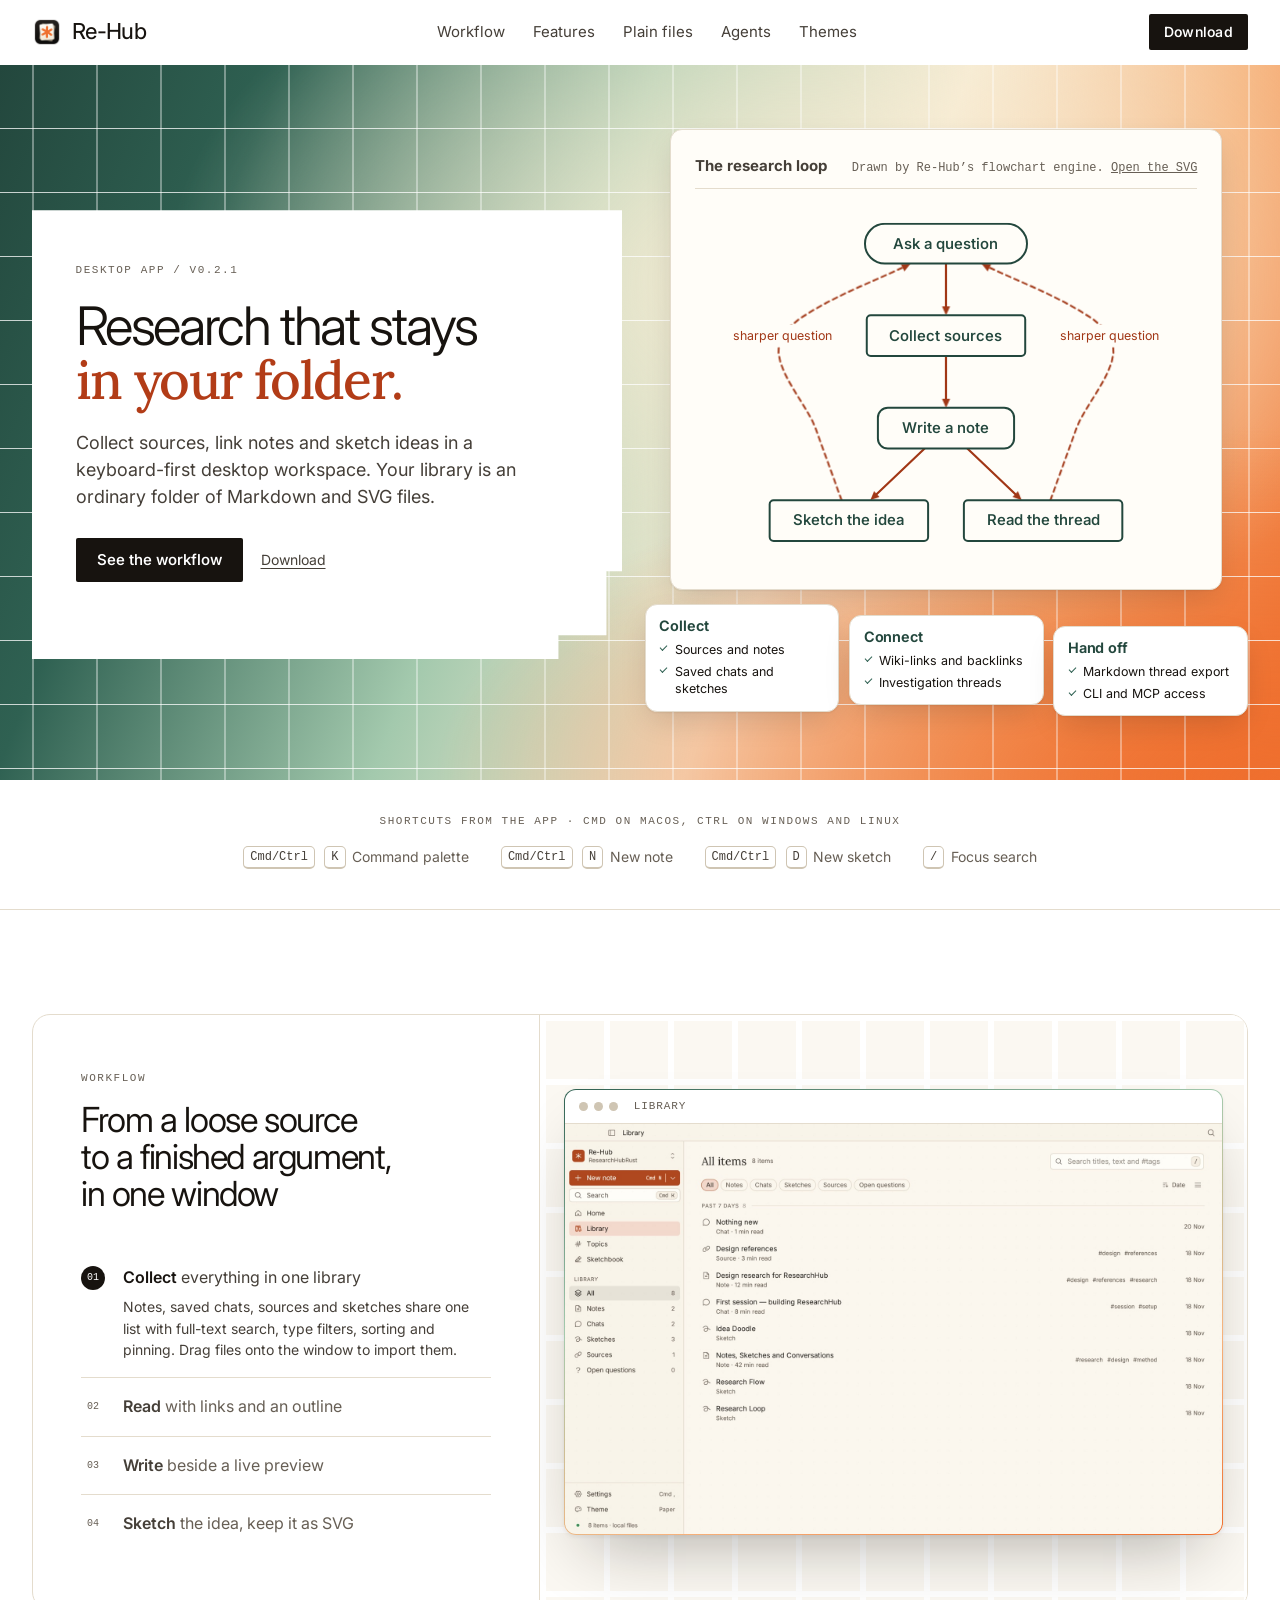
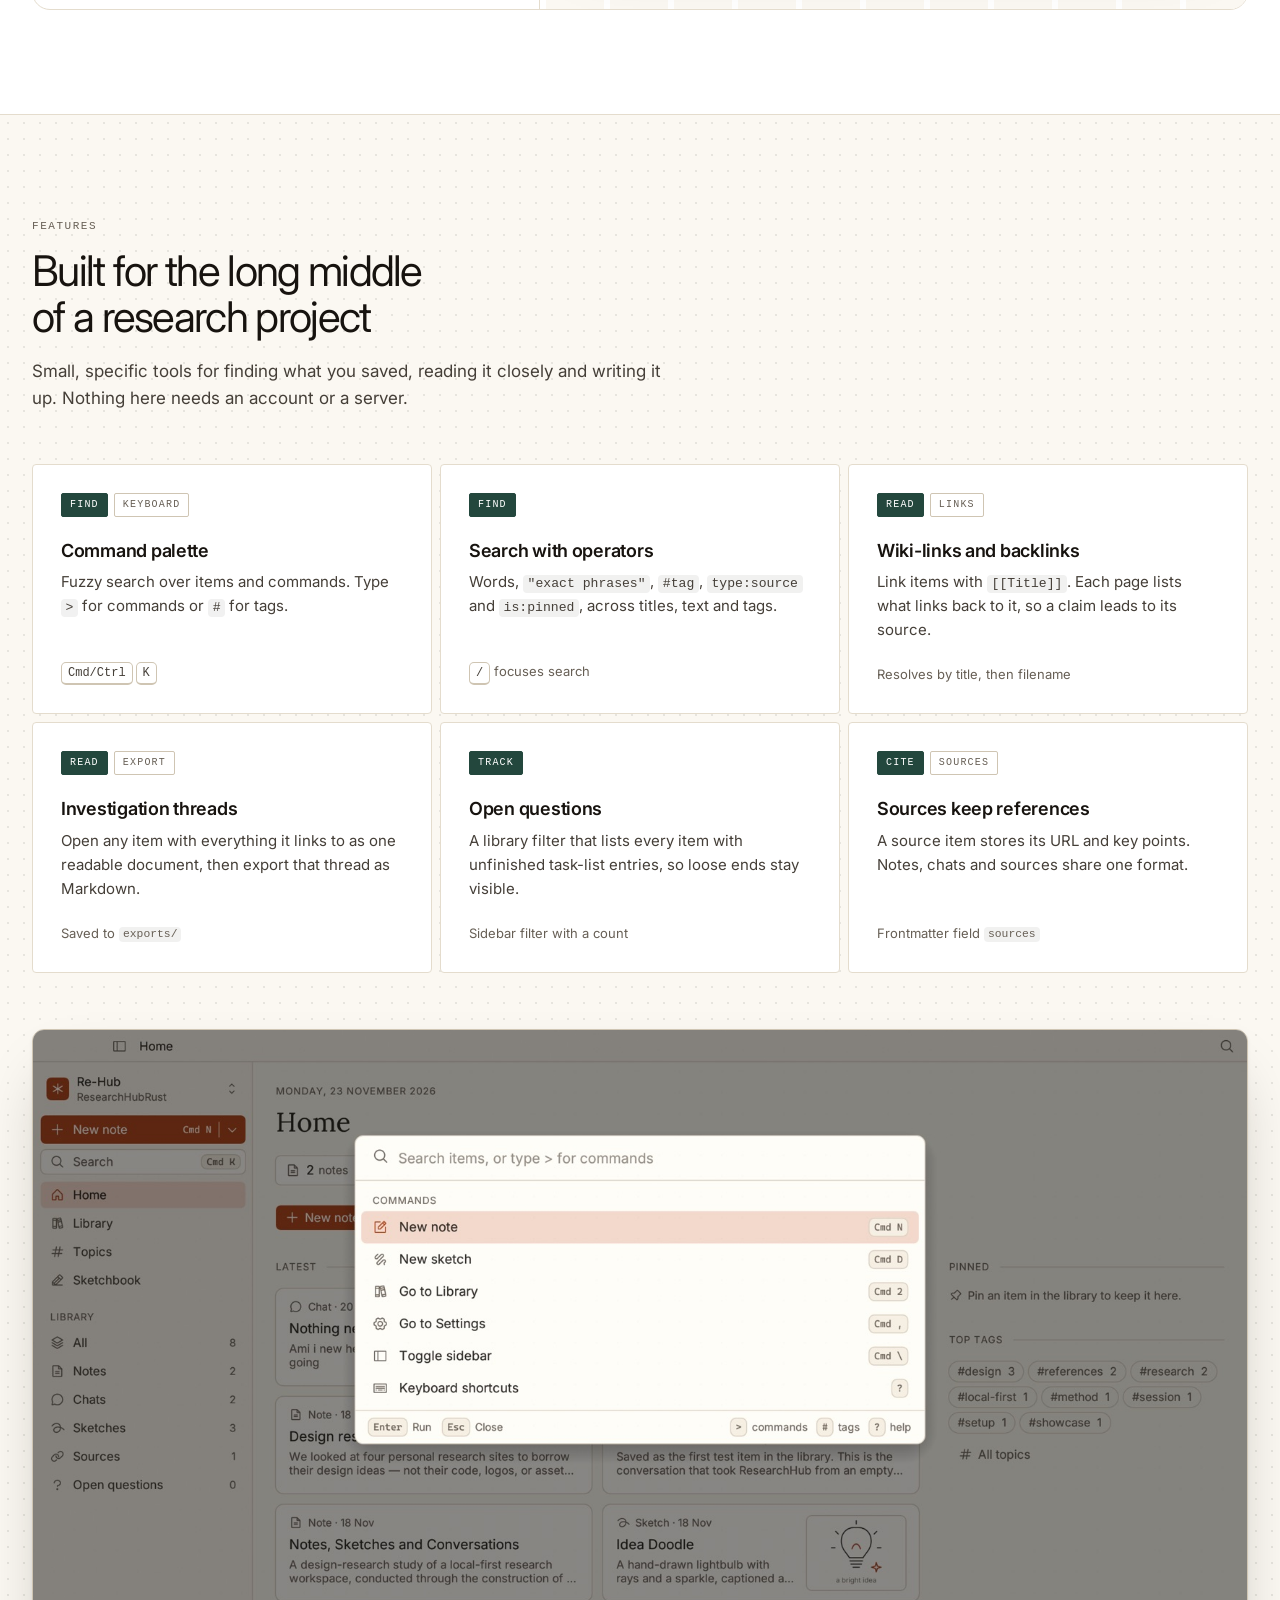
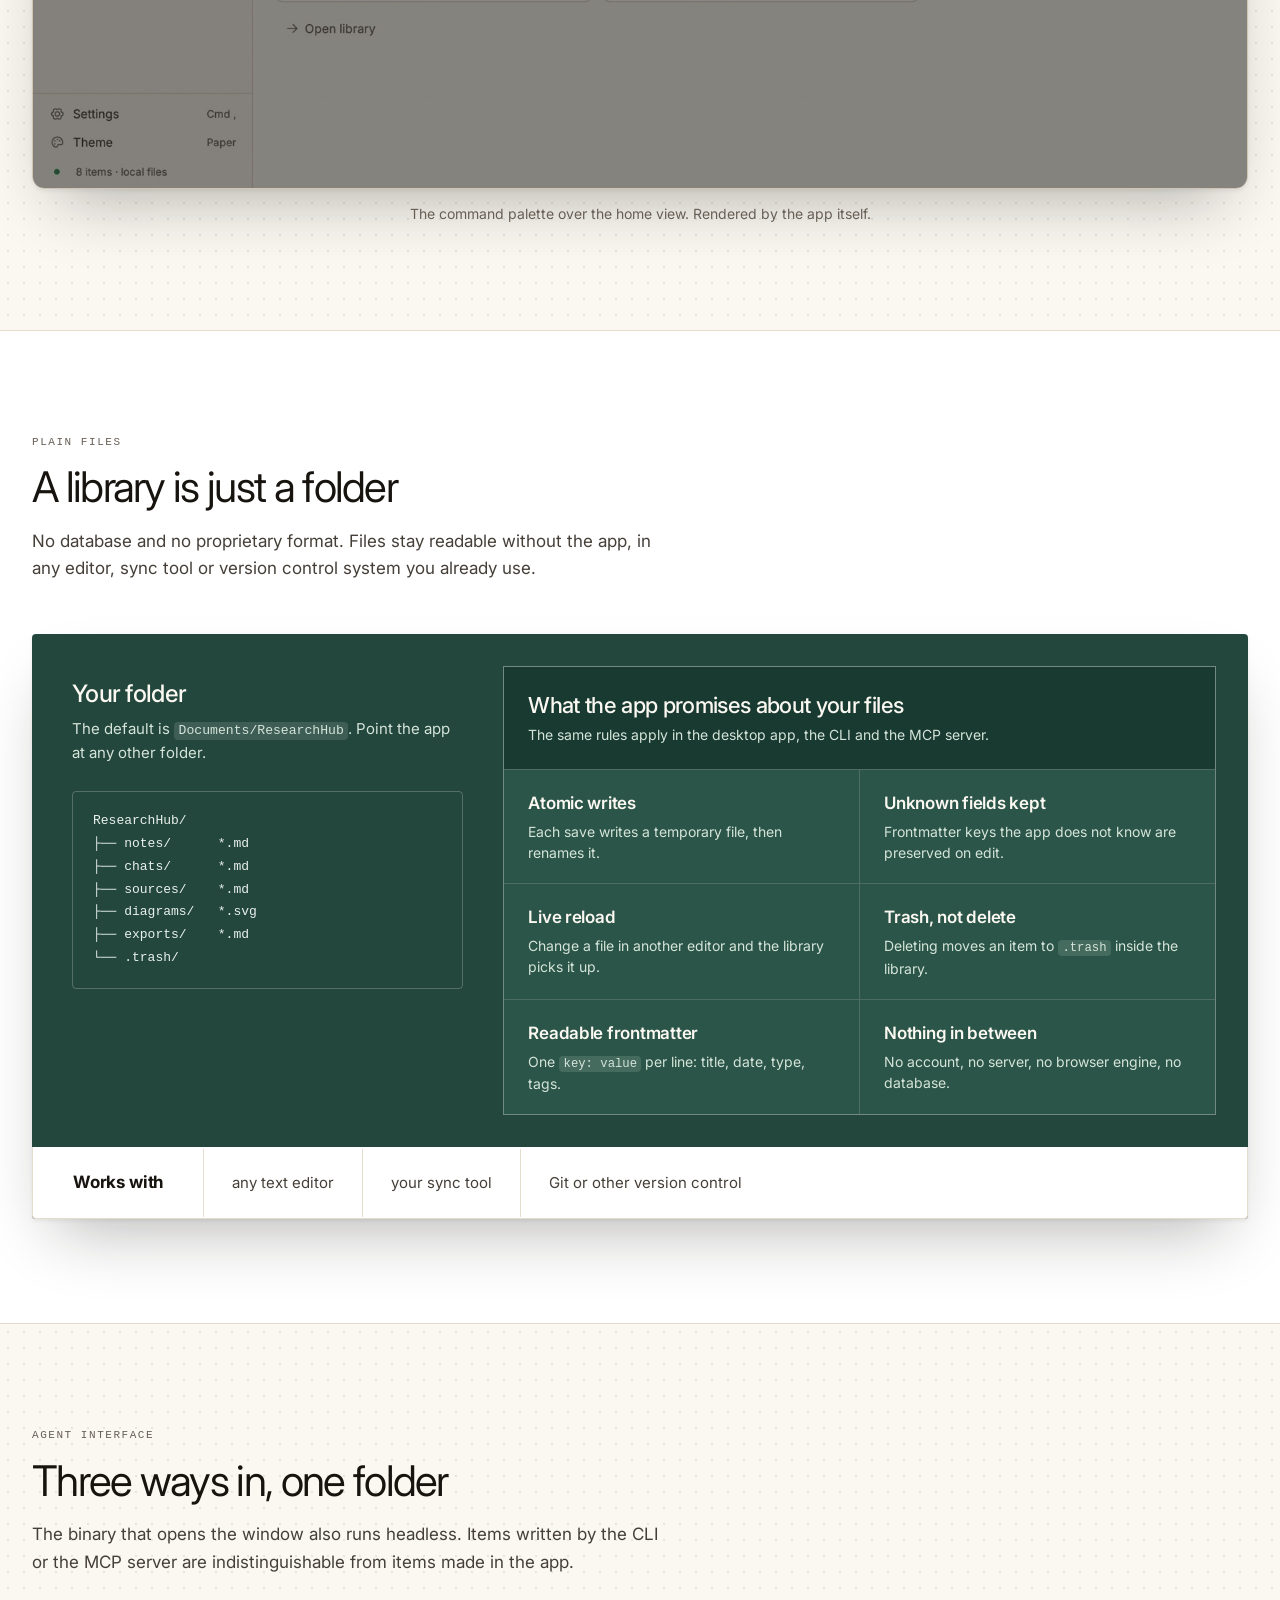
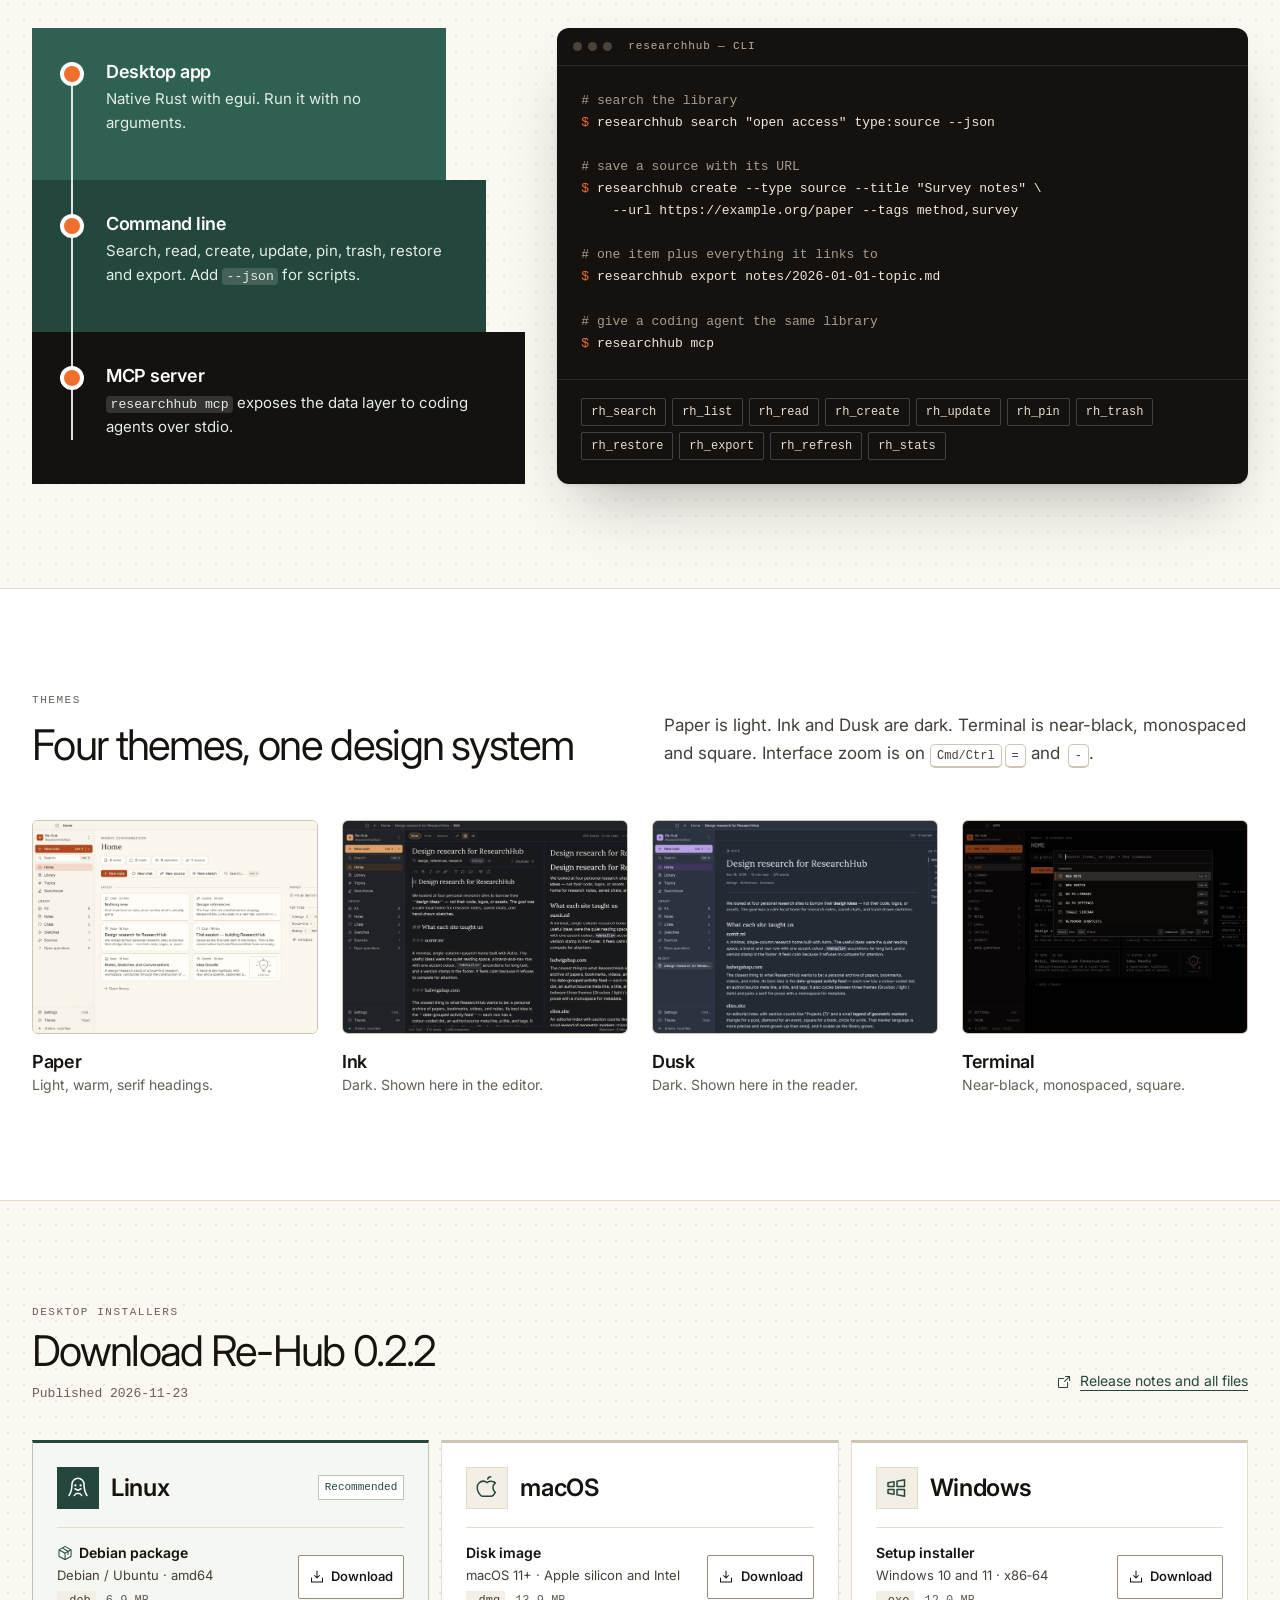
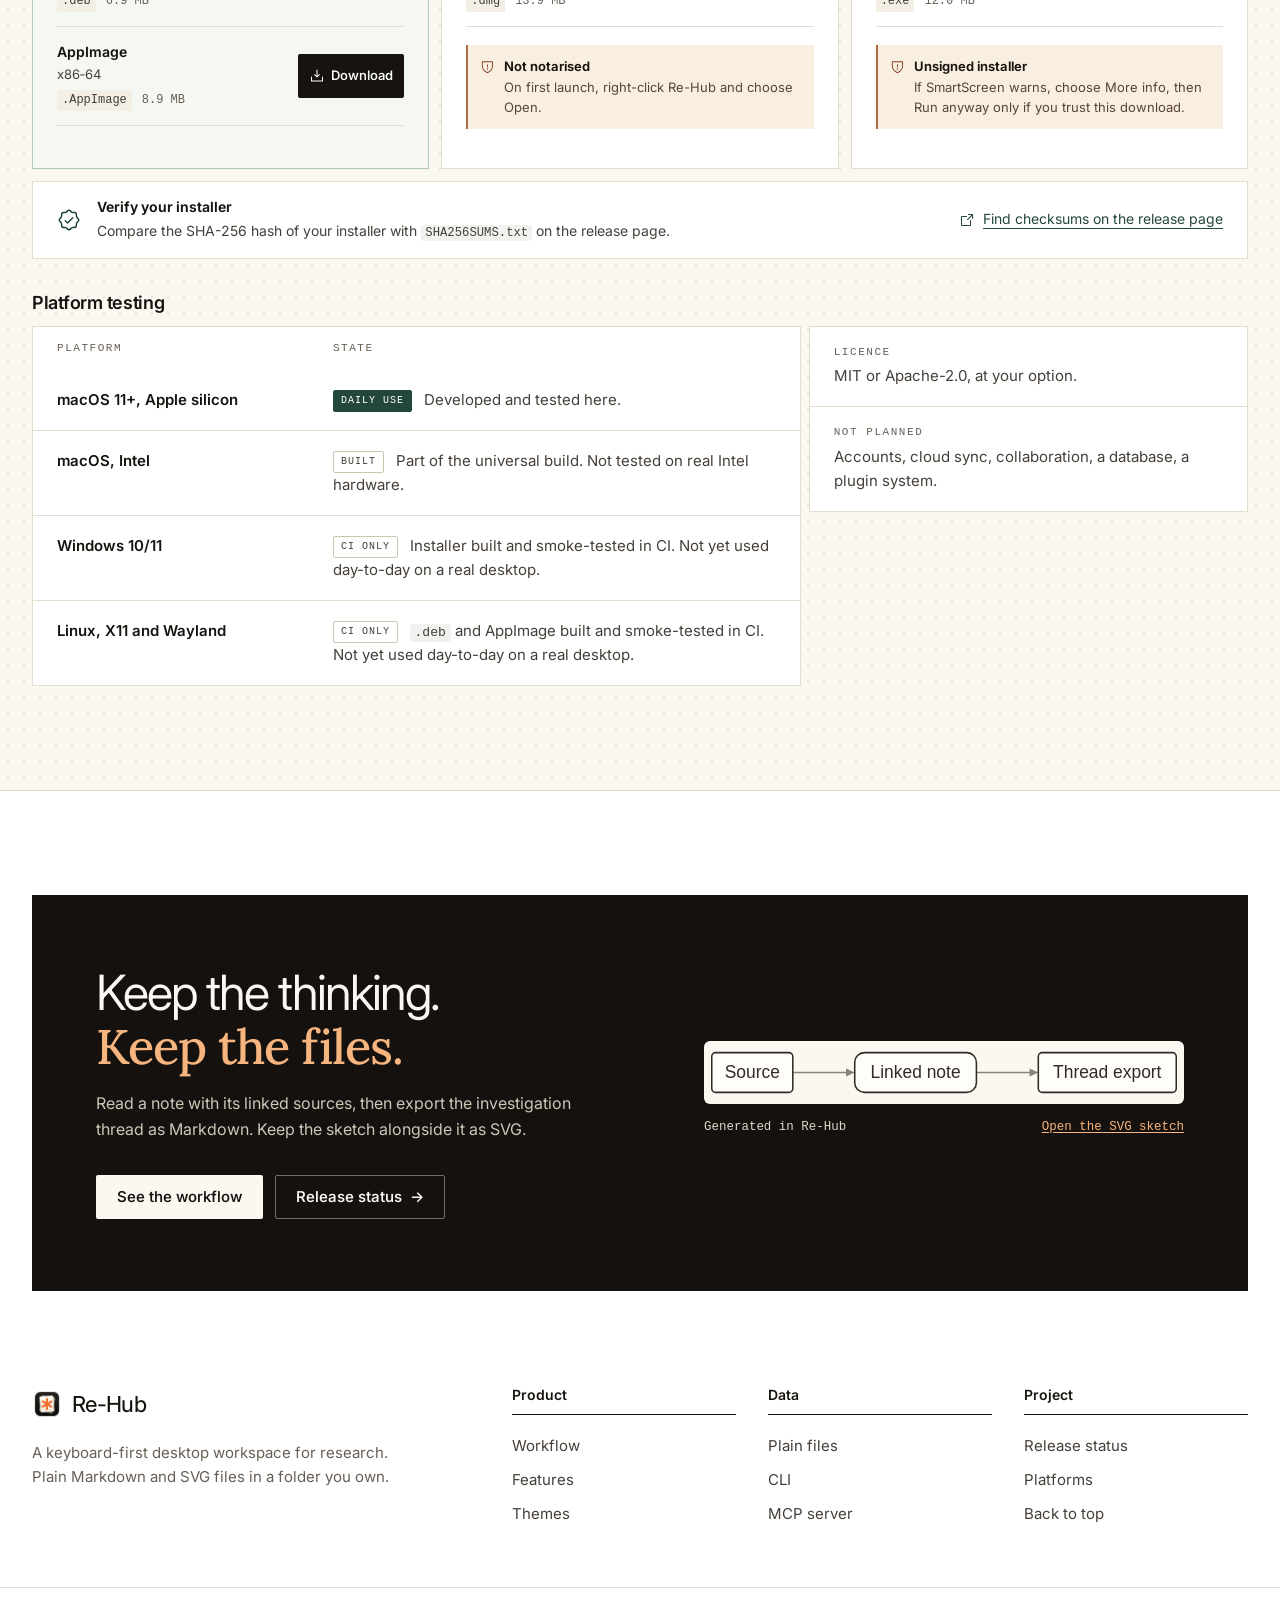
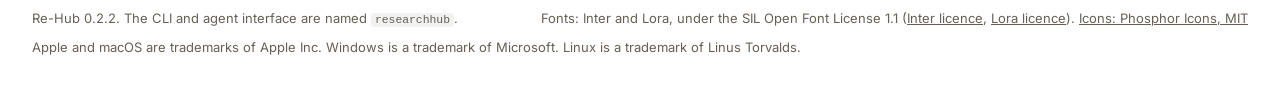
<file: index.html>
<!doctype html>
<html lang="en">
<head>
<meta charset="utf-8">
<meta name="viewport" content="width=device-width, initial-scale=1">
<title>Re-Hub — a research library that stays in your folder</title>
<meta name="description" content="Re-Hub is a keyboard-first desktop app for research notes, sources, saved chats and sketches. Every item is a plain Markdown or SVG file in a folder you own.">
<link rel="icon" href="img/icon.svg" type="image/svg+xml">
<link rel="canonical" href="https://re-hub-app.github.io/">
<meta property="og:type" content="website">
<meta property="og:title" content="Re-Hub: research that stays in your folder">
<meta property="og:description" content="A keyboard-first desktop app for research notes, sources, saved chats and sketches. Every item is a plain Markdown or SVG file in a folder you own.">
<meta property="og:url" content="https://re-hub-app.github.io/">
<meta property="og:image" content="https://re-hub-app.github.io/img/web/reader-paper.jpg">
<meta name="twitter:card" content="summary_large_image">
<link rel="preload" href="fonts/Inter.ttf" as="font" type="font/ttf" crossorigin>
<link rel="stylesheet" href="styles.css">
<script>document.documentElement.classList.add('js');</script>
</head>
<body>
<a class="skip" href="#main">Skip to content</a>

<header class="nav">
  <div class="wrap nav__in">
    <a class="brand" href="#top" aria-label="Re-Hub, back to top">
      <img src="img/icon-128.png" width="30" height="30" alt="">
      <span>Re-Hub</span>
    </a>
    <nav class="nav__links" aria-label="Sections">
      <a href="#workflow">Workflow</a>
      <a href="#features">Features</a>
      <a href="#files">Plain files</a>
      <a href="#agents">Agents</a>
      <a href="#themes">Themes</a>
    </nav>
    <a class="btn btn--ink btn--sm nav__cta" href="#status" data-download-nav>Release status</a>
    <details class="nav__menu">
      <summary>Menu</summary>
      <nav aria-label="Sections">
        <a href="#workflow">Workflow</a>
        <a href="#features">Features</a>
        <a href="#files">Plain files</a>
        <a href="#agents">Agents</a>
        <a href="#themes">Themes</a>
        <a href="#status" data-download-nav>Release status</a>
      </nav>
    </details>
  </div>
</header>

<main id="main" tabindex="-1">

<!-- HERO -->
<section class="hero" id="top" aria-labelledby="hero-title">
  <div class="hero__field" aria-hidden="true"></div>
  <div class="hero__in wrap">
    <div class="hero__block">
      <p class="label">Desktop app / v0.2.1</p>
      <h1 id="hero-title">Research that stays <span class="serif">in your folder.</span></h1>
      <p class="lede">Collect sources, link notes and sketch ideas in a keyboard-first desktop workspace. Your library is an ordinary folder of Markdown and SVG files.</p>
      <div class="actions">
        <a class="btn btn--ink" href="#workflow">See the workflow</a>
        <a class="hero__status" href="#status" data-download-nav>Release status</a>
      </div>
    </div>

    <div class="hero__artefacts">
      <figure class="hero__sketch">
        <figcaption><strong>The research loop</strong><span>Drawn by Re-Hub&rsquo;s flowchart engine. <a href="img/hero-research-loop.svg">Open the SVG</a></span></figcaption>
        <svg class="hero__drawing" xmlns="http://www.w3.org/2000/svg" viewBox="0 0 505 367" width="505" height="367" data-rh="flowchart" role="img" aria-labelledby="loop-title" aria-describedby="loop-desc">
<title id="loop-title">The research loop</title>
<desc id="loop-desc">Ask a question, collect sources and write a note. From the note, sketch the idea or read the linked thread; both lead to a sharper question.</desc>
<metadata id="rh-mermaid">flowchart TD
  Q([Ask a question]) --&gt; S[Collect sources]
  S --&gt; N(Write a note)
  N --&gt; K[Sketch the idea]
  N --&gt; T[Read the thread]
  K -. sharper question .-&gt; Q
  T -. sharper question .-&gt; Q</metadata>
<g font-family="Inter, sans-serif" text-anchor="middle" stroke-linecap="round" stroke-linejoin="round">
<path d="M252.5 64 L252.5 108" class="loop-ink" pathLength="1" fill="none" stroke="#a13716" stroke-width="2.2"/>
<path d="M252.5 116 L256.6 107 L248.5 107 Z" class="loop-tip" fill="#a13716" stroke="none"/>
<path d="M252.5 157 L252.5 201" class="loop-ink" pathLength="1" fill="none" stroke="#a13716" stroke-width="2.2"/>
<path d="M252.5 209 L256.6 200 L248.5 200 Z" class="loop-tip" fill="#a13716" stroke="none"/>
<path d="M231 250 L182.1 296.5" class="loop-ink" pathLength="1" fill="none" stroke="#a13716" stroke-width="2.2"/>
<path d="M176.3 302 L185.6 298.7 L180.1 292.9 Z" class="loop-tip" fill="#a13716" stroke="none"/>
<path d="M274 250 L322.9 296.5" class="loop-ink" pathLength="1" fill="none" stroke="#a13716" stroke-width="2.2"/>
<path d="M328.7 302 L324.9 292.9 L319.4 298.7 Z" class="loop-tip" fill="#a13716" stroke="none"/>
<path d="M147.4 302 L145.9 297.8 L143.9 292.5 L141.7 286.2 L139.2 279.2 L136.4 271.6 L133.5 263.5 L130.4 255 L127.3 246.5 L124.2 237.9 L121.2 229.5 L117.4 220.9 L112.3 211.9 L106.5 202.5 L100.5 192.8 L94.7 183 L89.7 173.2 L85.9 163.5 L84 154.1 L84.4 145.1 L87.6 136.5 L94.5 128.1 L105.1 119.5 L118.5 111 L133.8 102.5 L150.1 94.4 L166.6 86.8 L182.4 79.8 L196.7 73.5 L208.4 68.2 L209.7 67.6" fill="none" class="loop-back" stroke="#a13716" stroke-width="1.8" stroke-dasharray="5 4"/>
<path d="M216.8 64 L207 64.4 L210.6 71.7 Z" class="loop-tip" fill="#a13716" stroke="none"/>
<path d="M357.6 302 L359.1 297.8 L361.1 292.5 L363.3 286.2 L365.8 279.2 L368.6 271.6 L371.5 263.5 L374.6 255 L377.7 246.5 L380.8 237.9 L383.8 229.5 L387.6 220.9 L392.7 211.9 L398.5 202.5 L404.5 192.8 L410.3 183 L415.3 173.2 L419.1 163.5 L421 154.1 L420.6 145.1 L417.4 136.5 L410.5 128.1 L399.9 119.5 L386.5 111 L371.2 102.5 L354.9 94.4 L338.4 86.8 L322.6 79.8 L308.3 73.5 L296.6 68.2 L295.3 67.6" fill="none" class="loop-back" stroke="#a13716" stroke-width="1.8" stroke-dasharray="5 4"/>
<path d="M288.2 64 L294.4 71.7 L298 64.4 Z" class="loop-tip" fill="#a13716" stroke="none"/>
<rect x="24" y="125.5" width="127.2" height="22" rx="3" fill="#fffdf8"/>
<text x="87.6" y="140.7" font-size="12.5" fill="#a13716">sharper question</text>
<rect x="353.8" y="125.5" width="127.2" height="22" rx="3" fill="#fffdf8"/>
<text x="417.4" y="140.7" font-size="12.5" fill="#a13716">sharper question</text>
<rect x="171" y="24" width="163" height="40" rx="20" fill="#fffdf8" stroke="#23473d" stroke-width="2"/>
<text x="252.5" y="48.9" font-size="15" font-weight="550" fill="#23473d">Ask a question</text>
<rect x="172.8" y="116" width="159.4" height="41" rx="4" fill="#fffdf8" stroke="#23473d" stroke-width="2"/>
<text x="252.5" y="141.4" font-size="15" font-weight="550" fill="#23473d">Collect sources</text>
<rect x="184" y="209" width="137" height="41" rx="10" fill="#fffdf8" stroke="#23473d" stroke-width="2"/>
<text x="252.5" y="234.4" font-size="15" font-weight="550" fill="#23473d">Write a note</text>
<rect x="75.1" y="302" width="159.4" height="41" rx="4" fill="#fffdf8" stroke="#23473d" stroke-width="2"/>
<text x="154.8" y="327.4" font-size="15" font-weight="550" fill="#23473d">Sketch the idea</text>
<rect x="270.5" y="302" width="159.4" height="41" rx="4" fill="#fffdf8" stroke="#23473d" stroke-width="2"/>
<text x="350.2" y="327.4" font-size="15" font-weight="550" fill="#23473d">Read the thread</text>
</g>
</svg>
      </figure>
      <ul class="hero__cards" aria-label="What Re-Hub does">
        <li class="hcard">
          <h2>Collect</h2>
          <ul><li>Sources and notes</li><li>Saved chats and sketches</li></ul>
        </li>
        <li class="hcard">
          <h2>Connect</h2>
          <ul><li>Wiki-links and backlinks</li><li>Investigation threads</li></ul>
        </li>
        <li class="hcard">
          <h2>Hand off</h2>
          <ul><li>Markdown thread export</li><li>CLI and MCP access</li></ul>
        </li>
      </ul>
    </div>
  </div>
</section>

<!-- SHORTCUT STRIP -->
<section class="strip" aria-labelledby="strip-h">
  <div class="wrap">
    <p class="label label--center" id="strip-h">Shortcuts from the app · Cmd on macOS, Ctrl on Windows and Linux</p>
    <ul class="shortcuts">
      <li><kbd>Cmd/Ctrl</kbd><kbd>K</kbd> Command palette</li>
      <li><kbd>Cmd/Ctrl</kbd><kbd>N</kbd> New note</li>
      <li><kbd>Cmd/Ctrl</kbd><kbd>D</kbd> New sketch</li>
      <li><kbd>/</kbd> Focus search</li>
    </ul>
  </div>
</section>

<!-- WORKFLOW -->
<section class="section" id="workflow" aria-labelledby="wf-h">
  <div class="wrap">
    <div class="stage reveal">
      <div class="stage__text">
        <p class="label">Workflow</p>
        <h2 id="wf-h">From a loose source to a finished argument, in one window</h2>
        <div class="steps" role="tablist" aria-label="Workflow steps" aria-orientation="vertical">
          <button class="step" role="tab" id="tab-1" aria-controls="panel-1" aria-selected="true">
            <span class="step__n">01</span>
            <span class="step__t"><b>Collect</b> everything in one library</span>
            <span class="step__d">Notes, saved chats, sources and sketches share one list with full-text search, type filters, sorting and pinning. Drag files onto the window to import them.</span>
          </button>
          <button class="step" role="tab" id="tab-2" aria-controls="panel-2" aria-selected="false" tabindex="-1">
            <span class="step__n">02</span>
            <span class="step__t"><b>Read</b> with links and an outline</span>
            <span class="step__d">Rendered Markdown with a document outline, backlinks and a focus mode. The investigation thread view shows an item and everything it links to as one document.</span>
          </button>
          <button class="step" role="tab" id="tab-3" aria-controls="panel-3" aria-selected="false" tabindex="-1">
            <span class="step__n">03</span>
            <span class="step__t"><b>Write</b> beside a live preview</span>
            <span class="step__d">A Markdown editor with a split preview and formatting shortcuts. Drafts autosave, and the app guards against losing unsaved changes.</span>
          </button>
          <button class="step" role="tab" id="tab-4" aria-controls="panel-4" aria-selected="false" tabindex="-1">
            <span class="step__n">04</span>
            <span class="step__t"><b>Sketch</b> the idea, keep it as SVG</span>
            <span class="step__d">Pen, shapes, arrows and text with undo, pan and zoom. Type a small subset of Mermaid flowchart syntax and get a diagram.</span>
          </button>
        </div>
      </div>
      <div class="stage__view">
        <div class="window">
          <div class="window__bar" aria-hidden="true"><i></i><i></i><i></i><span id="window-title">Library</span></div>
          <div class="panels">
            <figure class="panel" role="tabpanel" id="panel-1" aria-labelledby="tab-1" data-title="Library">
              <img src="img/web/library-paper.jpg" width="1680" height="1050" alt="Re-Hub library view in the Paper theme: a searchable list of notes, chats, sketches and sources with type filters in the sidebar.">
            </figure>
            <figure class="panel" role="tabpanel" id="panel-2" aria-labelledby="tab-2" data-title="Reader">
              <img src="img/web/reader-paper.jpg" width="1680" height="1050" loading="lazy" alt="Re-Hub reader view in the Paper theme: a rendered Markdown note with a document outline beside it.">
            </figure>
            <figure class="panel" role="tabpanel" id="panel-3" aria-labelledby="tab-3" data-title="Editor">
              <img src="img/web/editor-paper.jpg" width="1680" height="1050" loading="lazy" alt="Re-Hub editor in the Paper theme: Markdown source on the left and a live preview on the right.">
            </figure>
            <figure class="panel" role="tabpanel" id="panel-4" aria-labelledby="tab-4" data-title="Sketch studio">
              <img src="img/web/studio-paper.jpg" width="1680" height="1050" loading="lazy" alt="Re-Hub sketch studio in the Paper theme: a drawing canvas with pen, shape, arrow and text tools.">
            </figure>
          </div>
        </div>
      </div>
    </div>
  </div>
</section>

<!-- FEATURES -->
<section class="section section--wash" id="features" aria-labelledby="ft-h">
  <div class="wrap">
    <header class="head reveal">
      <p class="label">Features</p>
      <h2 id="ft-h">Built for the long middle of a research project</h2>
      <p class="sub">Small, specific tools for finding what you saved, reading it closely and writing it up. Nothing here needs an account or a server.</p>
    </header>

    <ul class="cards">
      <li class="card reveal">
        <p class="chips"><span class="chip chip--solid">Find</span><span class="chip">Keyboard</span></p>
        <h3>Command palette</h3>
        <p>Fuzzy search over items and commands. Type <code>&gt;</code> for commands or <code>#</code> for tags.</p>
        <p class="card__foot"><kbd>Cmd/Ctrl</kbd><kbd>K</kbd></p>
      </li>
      <li class="card reveal">
        <p class="chips"><span class="chip chip--solid">Find</span></p>
        <h3>Search with operators</h3>
        <p>Words, <code>"exact phrases"</code>, <code>#tag</code>, <code>type:source</code> and <code>is:pinned</code>, across titles, text and tags.</p>
        <p class="card__foot"><kbd>/</kbd> focuses search</p>
      </li>
      <li class="card reveal">
        <p class="chips"><span class="chip chip--solid">Read</span><span class="chip">Links</span></p>
        <h3>Wiki-links and backlinks</h3>
        <p>Link items with <code>[[Title]]</code>. Each page lists what links back to it, so a claim leads to its source.</p>
        <p class="card__foot">Resolves by title, then filename</p>
      </li>
      <li class="card reveal">
        <p class="chips"><span class="chip chip--solid">Read</span><span class="chip">Export</span></p>
        <h3>Investigation threads</h3>
        <p>Open any item with everything it links to as one readable document, then export that thread as Markdown.</p>
        <p class="card__foot">Saved to <code>exports/</code></p>
      </li>
      <li class="card reveal">
        <p class="chips"><span class="chip chip--solid">Track</span></p>
        <h3>Open questions</h3>
        <p>A library filter that lists every item with unfinished task-list entries, so loose ends stay visible.</p>
        <p class="card__foot">Sidebar filter with a count</p>
      </li>
      <li class="card reveal">
        <p class="chips"><span class="chip chip--solid">Cite</span><span class="chip">Sources</span></p>
        <h3>Sources keep references</h3>
        <p>A source item stores its URL and key points. Notes, chats and sources share one format.</p>
        <p class="card__foot">Frontmatter field <code>sources</code></p>
      </li>
    </ul>

    <figure class="shot reveal">
      <img src="img/web/palette-paper.jpg" width="1680" height="1050" loading="lazy" alt="Re-Hub command palette open over the home view in the Paper theme, listing commands with their keyboard shortcuts.">
      <figcaption>The command palette over the home view. Rendered by the app itself.</figcaption>
    </figure>
  </div>
</section>

<!-- FILES -->
<section class="section" id="files" aria-labelledby="fl-h">
  <div class="wrap">
    <header class="head reveal">
      <p class="label">Plain files</p>
      <h2 id="fl-h">A library is just a folder</h2>
      <p class="sub">No database and no proprietary format. Files stay readable without the app, in any editor, sync tool or version control system you already use.</p>
    </header>

    <div class="slab reveal">
      <div class="slab__side">
        <h3>Your folder</h3>
        <p>The default is <code>Documents/ResearchHub</code>. Point the app at any other folder.</p>
<pre class="tree" aria-label="Library folder layout"><code>ResearchHub/
├── notes/      *.md
├── chats/      *.md
├── sources/    *.md
├── diagrams/   *.svg
├── exports/    *.md
└── .trash/</code></pre>
      </div>
      <div class="slab__grid">
        <div class="slab__wide">
          <h3>What the app promises about your files</h3>
          <p>The same rules apply in the desktop app, the CLI and the MCP server.</p>
        </div>
        <div><h4>Atomic writes</h4><p>Each save writes a temporary file, then renames it.</p></div>
        <div><h4>Unknown fields kept</h4><p>Frontmatter keys the app does not know are preserved on edit.</p></div>
        <div><h4>Live reload</h4><p>Change a file in another editor and the library picks it up.</p></div>
        <div><h4>Trash, not delete</h4><p>Deleting moves an item to <code>.trash</code> inside the library.</p></div>
        <div><h4>Readable frontmatter</h4><p>One <code>key: value</code> per line: title, date, type, tags.</p></div>
        <div><h4>Nothing in between</h4><p>No account, no server, no browser engine, no database.</p></div>
      </div>
      <p class="slab__foot"><b>Works with</b><span>any text editor</span><span>your sync tool</span><span>Git or other version control</span></p>
    </div>
  </div>
</section>

<!-- AGENTS -->
<section class="section section--wash" id="agents" aria-labelledby="ag-h">
  <div class="wrap">
    <header class="head reveal">
      <p class="label">Agent interface</p>
      <h2 id="ag-h">Three ways in, one folder</h2>
      <p class="sub">The binary that opens the window also runs headless. Items written by the CLI or the MCP server are indistinguishable from items made in the app.</p>
    </header>

    <div class="doors reveal">
      <ol class="bands">
        <li class="band band--1">
          <span class="band__dot" aria-hidden="true"></span>
          <div><h3>Desktop app</h3><p>Native Rust with egui. Run it with no arguments.</p></div>
        </li>
        <li class="band band--2">
          <span class="band__dot" aria-hidden="true"></span>
          <div><h3>Command line</h3><p>Search, read, create, update, pin, trash, restore and export. Add <code>--json</code> for scripts.</p></div>
        </li>
        <li class="band band--3">
          <span class="band__dot" aria-hidden="true"></span>
          <div><h3>MCP server</h3><p><code>researchhub mcp</code> exposes the data layer to coding agents over stdio.</p></div>
        </li>
      </ol>

      <div class="term" role="group" aria-label="Example terminal session">
        <div class="term__bar" aria-hidden="true"><i></i><i></i><i></i><span>researchhub — CLI</span></div>
<pre tabindex="0"><code><span class="c"># search the library</span>
<span class="p">$</span> researchhub search "open access" type:source --json

<span class="c"># save a source with its URL</span>
<span class="p">$</span> researchhub create --type source --title "Survey notes" \
    --url https://example.org/paper --tags method,survey

<span class="c"># one item plus everything it links to</span>
<span class="p">$</span> researchhub export notes/2026-01-01-topic.md

<span class="c"># give a coding agent the same library</span>
<span class="p">$</span> researchhub mcp</code></pre>
        <ul class="tools" aria-label="MCP tools">
          <li>rh_search</li><li>rh_list</li><li>rh_read</li><li>rh_create</li><li>rh_update</li><li>rh_pin</li><li>rh_trash</li><li>rh_restore</li><li>rh_export</li><li>rh_refresh</li><li>rh_stats</li>
        </ul>
      </div>
    </div>
  </div>
</section>

<!-- THEMES -->
<section class="section" id="themes" aria-labelledby="th-h">
  <div class="wrap">
    <header class="head head--row reveal">
      <div>
        <p class="label">Themes</p>
        <h2 id="th-h">Four themes, one design system</h2>
      </div>
      <p class="sub">Paper is light. Ink and Dusk are dark. Terminal is near-black, monospaced and square. Interface zoom is on <kbd>Cmd/Ctrl</kbd><kbd>=</kbd> and <kbd>-</kbd>.</p>
    </header>
    <ul class="themes">
      <li class="theme reveal">
        <img src="img/web/home-paper.jpg" width="1680" height="1050" loading="lazy" alt="Re-Hub home view in the Paper theme: warm light background with recent items, pinned items and top tags.">
        <h3>Paper</h3><p>Light, warm, serif headings.</p>
      </li>
      <li class="theme reveal">
        <img src="img/web/editor-ink.jpg" width="1680" height="1050" loading="lazy" alt="Re-Hub editor in the Ink theme: dark background with Markdown source and live preview side by side.">
        <h3>Ink</h3><p>Dark. Shown here in the editor.</p>
      </li>
      <li class="theme reveal">
        <img src="img/web/reader-dusk.jpg" width="1680" height="1050" loading="lazy" alt="Re-Hub reader in the Dusk theme: a rendered note on a soft dark background with an outline.">
        <h3>Dusk</h3><p>Dark. Shown here in the reader.</p>
      </li>
      <li class="theme reveal">
        <img src="img/web/palette-terminal.jpg" width="1680" height="1050" loading="lazy" alt="Re-Hub command palette in the Terminal theme: near-black, monospaced, square corners, orange accent.">
        <h3>Terminal</h3><p>Near-black, monospaced, square.</p>
      </li>
    </ul>
  </div>
</section>

<!-- STATUS -->
<section class="section section--wash" id="status" aria-labelledby="st-h">
  <div class="wrap">
    <header class="head reveal">
      <p class="label">Release status</p>
      <h2 id="st-h">Early, and honest about it</h2>
      <p class="sub" data-download-intro>Re-Hub is at version 0.2.1. Public downloads are not open yet. This is what has been built and what has been checked.</p>
    </header>

    <div class="status reveal">
      <table>
        <caption class="vh">Platform status for Re-Hub 0.2.1</caption>
        <thead><tr><th scope="col">Platform</th><th scope="col">State</th></tr></thead>
        <tbody>
          <tr><th scope="row">macOS 11+, Apple silicon</th><td><span class="pill pill--ok">Daily use</span> Developed and tested here.</td></tr>
          <tr><th scope="row">macOS, Intel</th><td><span class="pill">Built</span> Part of the universal build. Not tested on real Intel hardware.</td></tr>
          <tr><th scope="row">Windows 10/11</th><td><span class="pill">CI only</span> Installer built and smoke-tested in CI. Not yet used day-to-day on a real desktop.</td></tr>
          <tr><th scope="row">Linux, X11 and Wayland</th><td><span class="pill">CI only</span> <code>.deb</code> and AppImage built and smoke-tested in CI. Not yet used day-to-day on a real desktop.</td></tr>
        </tbody>
      </table>
      <ul class="notes">
        <li data-download-dormant><b>Downloads</b> Not public yet. There is no download link on this page on purpose.</li>
        <li data-download-dormant><b>macOS builds</b> Not notarised.</li>
        <li><b>Licence</b> MIT or Apache-2.0, at your option.</li>
        <li><b>Not planned</b> Accounts, cloud sync, collaboration, a database, a plugin system.</li>
      </ul>
    </div>
  </div>
</section>

<!-- CLOSING -->
<section class="closing" aria-labelledby="cl-h">
  <div class="wrap">
    <div class="closing__in reveal">
      <div>
        <h2 id="cl-h">Keep the thinking. <span class="serif">Keep the files.</span></h2>
        <p>Read a note with its linked sources, then export the investigation thread as Markdown. Keep the sketch alongside it as SVG.</p>
        <div class="actions">
          <a class="btn btn--paper" href="#workflow">See the workflow</a>
          <a class="btn btn--line" href="#status">Release status <span aria-hidden="true">→</span></a>
        </div>
      </div>
      <figure class="closing__art">
        <img src="img/reading-loop.svg" width="496" height="65" loading="lazy"
             alt="A flowchart from Source to Linked note to Thread export.">
        <figcaption><span>Generated in Re-Hub</span><a href="img/reading-loop.svg">Open the SVG sketch</a></figcaption>
      </figure>
    </div>
  </div>
</section>

</main>

<footer class="foot">
  <div class="wrap foot__in">
    <div class="foot__brand">
      <a class="brand" href="#top" aria-label="Re-Hub, back to top"><img src="img/icon-128.png" width="30" height="30" alt=""><span>Re-Hub</span></a>
      <p>A keyboard-first desktop workspace for research. Plain Markdown and SVG files in a folder you own.</p>
    </div>
    <nav aria-label="Product">
      <h2>Product</h2>
      <a href="#workflow">Workflow</a><a href="#features">Features</a><a href="#themes">Themes</a>
    </nav>
    <nav aria-label="Data">
      <h2>Data</h2>
      <a href="#files">Plain files</a><a href="#agents">CLI</a><a href="#agents">MCP server</a>
    </nav>
    <nav aria-label="Project">
      <h2>Project</h2>
      <a href="#status">Release status</a><a href="#status">Platforms</a><a href="#top">Back to top</a>
    </nav>
  </div>
  <div class="wrap foot__base">
    <p><span data-download-version>Re-Hub 0.2.1</span>. The CLI and agent interface are named <code>researchhub</code>.</p>
    <p data-font-credit>Fonts: Inter and Lora, under the SIL Open Font License 1.1 (<a href="fonts/OFL-Inter.txt">Inter licence</a>, <a href="fonts/OFL-Lora.txt">Lora licence</a>).</p>
  </div>
</footer>

<script src="script.js"></script>
</body>
</html>
</file>
<file: styles.css>
/* Re-Hub researcher site. Static CSS, no build step, no network resources. */

@font-face { font-family: "Inter"; src: url("fonts/Inter.ttf") format("truetype"); font-weight: 100 900; font-style: normal; font-display: swap; }
@font-face { font-family: "Inter"; src: url("fonts/Inter-Italic.ttf") format("truetype"); font-weight: 100 900; font-style: italic; font-display: swap; }
@font-face { font-family: "Lora"; src: url("fonts/Lora.ttf") format("truetype"); font-weight: 400 700; font-style: normal; font-display: swap; }

:root {
  /* palette */
  --paper: #fbf8f2;
  --white: #ffffff;
  --wash: #f4efe5;
  --line: #e4dccd;
  --line-2: #cfc5b3;
  --ink: #17130f;
  --ink-2: #453f38;
  --ink-3: #675f55;
  --rust: #b23c17;
  --ember: #ef6f2e;
  --apricot: #f6b47e;
  --cream: #f7ecd4;
  --sage: #a3c9ad;
  --moss: #23473d;
  --moss-2: #2f6152;
  --night: #14110e;
  --night-2: #221d18;

  /* type */
  --sans: "Inter", system-ui, -apple-system, "Segoe UI", sans-serif;
  --serif: "Lora", Georgia, "Times New Roman", serif;
  --mono: ui-monospace, "SF Mono", Menlo, Consolas, monospace;

  /* layout */
  --cell: 64px;
  --max: 1216px;
  --gut: 32px;
  --r-sm: 6px;
  --r: 12px;
  --r-lg: 18px;
  --ease: cubic-bezier(.2, .7, .2, 1);
  --shadow: 0 1px 2px rgba(23, 19, 15, .06), 0 12px 32px -8px rgba(23, 19, 15, .18);
  --shadow-lg: 0 2px 4px rgba(23, 19, 15, .06), 0 32px 64px -24px rgba(23, 19, 15, .32);
}

*, *::before, *::after { box-sizing: border-box; }
html { scroll-behavior: smooth; scroll-padding-top: 80px; -webkit-text-size-adjust: 100%; }
body { margin: 0; background: var(--white); color: var(--ink); font: 400 1rem/1.6 var(--sans); -webkit-font-smoothing: antialiased; text-rendering: optimizeLegibility; }
img, svg { display: block; max-width: 100%; }
img { height: auto; }
h1, h2, h3, h4, p, ul, ol, figure, pre { margin: 0; }
ul, ol { padding: 0; list-style: none; }
a { color: inherit; }
button { font: inherit; color: inherit; }
code, kbd, pre { font-family: var(--mono); }
code { font-size: .875em; background: rgba(23, 19, 15, .06); padding: .1em .35em; border-radius: 4px; overflow-wrap: anywhere; }
pre code { background: none; padding: 0; font-size: inherit; overflow-wrap: normal; }
kbd { display: inline-block; font-size: .75rem; line-height: 1; padding: .35em .5em; border: 1px solid var(--line-2); border-bottom-width: 2px; border-radius: 5px; background: var(--white); color: var(--ink-2); white-space: nowrap; }
kbd + kbd { margin-left: 3px; }

:focus-visible { outline: 2px solid var(--rust); outline-offset: 3px; border-radius: 3px; }
.closing :focus-visible, .term :focus-visible, .slab :focus-visible { outline-color: var(--apricot); }

.vh { position: absolute; width: 1px; height: 1px; overflow: hidden; clip-path: inset(50%); white-space: nowrap; }
.skip { position: absolute; left: 12px; top: -60px; z-index: 100; background: var(--ink); color: var(--white); padding: 10px 14px; border-radius: var(--r-sm); }
.skip:focus { top: 12px; }

.wrap { width: 100%; max-width: calc(var(--max) + var(--gut) * 2); margin-inline: auto; padding-inline: var(--gut); }
.serif { font-family: var(--serif); font-weight: 500; letter-spacing: -.02em; }

.label { font: 500 .6875rem/1.4 var(--mono); letter-spacing: .14em; text-transform: uppercase; color: var(--ink-3); }
.label--center { text-align: center; }

/* buttons */
.btn { display: inline-flex; align-items: center; gap: .5em; min-height: 44px; padding: 0 20px; font-weight: 550; font-size: .9375rem; text-decoration: none; border: 1px solid transparent; border-radius: 2px; transition: background-color .15s var(--ease), color .15s var(--ease), border-color .15s var(--ease), transform .15s var(--ease); }
.btn span { transition: transform .2s var(--ease); }
.btn:hover span { transform: translateX(3px); }
.btn:active { transform: translateY(1px); }
.btn--sm { min-height: 36px; padding: 0 14px; font-size: .875rem; letter-spacing: .02em; }
.btn--ink { background: var(--ink); color: var(--white); }
.btn--ink:hover { background: var(--rust); }
.btn--ghost { color: var(--ink); border-color: var(--line-2); background: var(--white); }
.btn--ghost:hover { border-color: var(--ink); }
.btn--paper { background: var(--paper); color: var(--ink); }
.btn--paper:hover { background: var(--apricot); }
.btn--line { color: var(--paper); border-color: rgba(251, 248, 242, .4); }
.btn--line:hover { border-color: var(--paper); }
.actions { display: flex; flex-wrap: wrap; gap: 12px; }

/* nav */
.nav { position: sticky; top: 0; z-index: 50; background: rgba(255, 255, 255, .9); -webkit-backdrop-filter: saturate(1.4) blur(12px); backdrop-filter: saturate(1.4) blur(12px); border-bottom: 1px solid transparent; transition: border-color .2s; }
.nav.is-stuck { border-bottom-color: var(--line); }
.nav__in { display: flex; align-items: center; justify-content: space-between; gap: 24px; height: 64px; }
.brand { display: inline-flex; align-items: center; gap: 10px; font-size: 1.375rem; font-weight: 450; letter-spacing: -.03em; text-decoration: none; }
.brand img { border-radius: 7px; }
.nav__links { display: flex; gap: 28px; }
.nav__links a { font-size: .9375rem; color: var(--ink-2); text-decoration: none; padding: 6px 0; background: linear-gradient(var(--ink), var(--ink)) 0 100% / 0 1px no-repeat; transition: background-size .25s var(--ease), color .15s; }
.nav__links a:hover { color: var(--ink); background-size: 100% 1px; }

/* Hero: keep the gradient and stepped grid, but give app output the main visual slot. */
.hero { position: relative; overflow: hidden; isolation: isolate; }
.hero__field { position: absolute; inset: 0; z-index: -2;
  background:
    linear-gradient(to right, rgba(255,255,255,.75) 1px, transparent 1px) calc(50% + .5px) 0 / var(--cell) var(--cell),
    linear-gradient(to bottom, rgba(255,255,255,.75) 1px, transparent 1px) 0 -1px / var(--cell) var(--cell),
    radial-gradient(120% 90% at 100% 100%, var(--ember) 0%, rgba(239,111,46,0) 55%),
    radial-gradient(70% 80% at 62% 30%, var(--cream) 0%, rgba(247,236,212,0) 70%),
    linear-gradient(112deg, var(--moss) 0%, var(--moss-2) 18%, var(--sage) 42%, var(--cream) 62%, var(--apricot) 80%, var(--ember) 100%);
}
.hero__in {
  min-height: calc(var(--cell) * 10);
  display: grid;
  grid-template-columns: minmax(0, 1fr) minmax(0, 1.05fr);
  gap: clamp(1.5rem, 3vw, 3rem);
  align-items: center;
  padding-block: var(--cell);
}
.hero__block {
  position: relative;
  isolation: isolate;
  padding: clamp(2rem, 4.15vw, 3.75rem) clamp(1.5rem, 3.4vw, 3.25rem);
}
.hero__block::before {
  content: "";
  position: absolute;
  z-index: -1;
  inset: 0 -1rem -1.5rem 0;
  background: var(--white);
  clip-path: polygon(0 0, 100% 0, 100% calc(100% - 5.5rem), calc(100% - 1rem) calc(100% - 5.5rem), calc(100% - 1rem) calc(100% - 1.5rem), calc(100% - 4rem) calc(100% - 1.5rem), calc(100% - 4rem) 100%, 0 100%);
}
h1 { font-size: clamp(2.375rem, 4.15vw, 3.875rem); line-height: 1.02; font-weight: 350; letter-spacing: -.045em; margin-top: 20px; max-width: 11em; }
h1 .serif { display: block; letter-spacing: -.03em; color: var(--rust); }
.lede { margin-top: 22px; font-size: 1.125rem; line-height: 1.5; color: var(--ink-2); max-width: 30em; }
.hero .actions { margin-top: 28px; align-items: center; }
.hero__status { display: inline-flex; align-items: center; min-height: 44px; padding-inline: 6px; font-size: .875rem; color: var(--ink-2); text-underline-offset: .22em; }

.hero__artefacts { min-width: 0; }
.hero__sketch {
  padding: clamp(.9rem, 2vw, 1.5rem);
  margin-inline: clamp(0rem, 2vw, 1.75rem);
  background: #fffdf8;
  border: 1px solid var(--line);
  border-radius: var(--r);
  box-shadow: var(--shadow);
}
.hero__sketch figcaption {
  display: flex; flex-wrap: wrap; justify-content: space-between; align-items: baseline; gap: .2rem .65rem;
  padding-bottom: .6rem; margin-bottom: .7rem; border-bottom: 1px solid var(--line);
  color: var(--ink-2); font-size: .9375rem;
}
.hero__sketch figcaption span { color: var(--ink-3); font: .75rem/1.35 var(--mono); }
.hero__drawing { width: 100%; height: auto; }
@media (prefers-reduced-motion: no-preference) {
  .loop-ink { animation: ink-in .65s var(--ease) both; }
  .loop-tip { animation: tip-in .18s ease-out .45s both; }
  .loop-back { animation: tip-in .35s ease-out .6s both; }
  @keyframes ink-in { from { stroke-dasharray: 1; stroke-dashoffset: 1; } to { stroke-dasharray: 1; stroke-dashoffset: 0; } }
  @keyframes tip-in { from { opacity: 0; } to { opacity: 1; } }
}

.hero__cards { display: grid; grid-template-columns: repeat(3, minmax(0, 1fr)); gap: .6rem; margin-top: .9rem; align-items: start; }
.hcard { min-width: 0; padding: .8rem .85rem; background: var(--white); border: 1px solid var(--line); border-radius: var(--r); box-shadow: var(--shadow); }
.hcard:nth-child(2) { margin-top: .7rem; }
.hcard:nth-child(3) { margin-top: 1.4rem; }
.hcard h2 { margin-bottom: .45rem; font-size: .9rem; font-weight: 650; letter-spacing: -.01em; color: var(--moss); text-wrap: initial; }
.hcard li { position: relative; font-size: .78rem; line-height: 1.4; padding-left: .95rem; }
.hcard li + li { margin-top: .3rem; }
.hcard li::before { content: ""; position: absolute; left: .06rem; top: .36em; width: 7px; height: 4px; border-left: 1.5px solid var(--moss-2); border-bottom: 1.5px solid var(--moss-2); transform: rotate(-45deg); }

/* Static keyboard strip: no auto-scrolling content or masked edges. */
.strip { padding: 34px 0 40px; border-bottom: 1px solid var(--line); }
.shortcuts { display: flex; flex-wrap: wrap; justify-content: center; gap: .75rem 2rem; margin-top: 1rem; }
.shortcuts li { display: flex; align-items: center; gap: .4rem; font-size: .875rem; color: var(--ink-3); }

/* sections */
.section { padding: 104px 0; }
.section--wash { background: var(--paper); background-image: radial-gradient(rgba(23,19,15,.085) 1px, transparent 1px); background-size: 16px 16px; border-block: 1px solid var(--line); }
.head { max-width: 46rem; margin-bottom: 52px; }
.head--row { max-width: none; display: grid; grid-template-columns: 1fr 1fr; gap: 48px; align-items: end; }
h2 { font-size: clamp(1.875rem, 3.3vw, 2.875rem); line-height: 1.08; font-weight: 380; letter-spacing: -.04em; text-wrap: balance; }
.head h2 { margin-top: 14px; }
.sub { margin-top: 18px; font-size: 1.0625rem; color: var(--ink-2); max-width: 38em; text-wrap: pretty; }
.head--row .sub { margin: 0; }
h3 { font-size: 1.125rem; line-height: 1.3; font-weight: 600; letter-spacing: -.015em; }

/* workflow stage */
.stage { display: grid; grid-template-columns: minmax(0, 5fr) minmax(0, 7fr); border: 1px solid var(--line); border-radius: var(--r-lg); overflow: hidden; background: var(--white); }
.stage__text { padding: 56px 48px; display: flex; flex-direction: column; }
.stage__text h2 { margin-top: 14px; font-size: clamp(1.75rem, 2.7vw, 2.375rem); }
.steps { margin-top: 36px; }
.step { display: grid; grid-template-columns: 34px 1fr; column-gap: 8px; width: 100%; padding: 16px 0; text-align: left; background: none; border: 0; border-top: 1px solid var(--line); cursor: pointer; color: var(--ink-3); transition: color .2s; }
.step:first-child { border-top: 0; }
.step:focus-visible { outline-offset: 2px; }
.step:hover { color: var(--ink); }
.step__n { grid-row: span 2; align-self: start; display: grid; place-items: center; width: 24px; height: 24px; margin-top: 1px; border-radius: 50%; font: 500 .625rem/1 var(--mono); color: var(--ink-3); transition: background-color .2s, color .2s; }
.step__t { font-size: 1rem; }
.step__t b { font-weight: 600; color: var(--ink-2); }
.step__d { grid-column: 2; font-size: .875rem; line-height: 1.55; color: var(--ink-2); max-height: 0; overflow: hidden; opacity: 0; transition: max-height .4s var(--ease), opacity .3s, margin .3s; }
.step[aria-selected="true"] { color: var(--ink-2); cursor: default; }
.step[aria-selected="true"] .step__n { background: var(--ink); color: var(--white); }
.step[aria-selected="true"] .step__t b { color: var(--ink); }
.step[aria-selected="true"] .step__d { max-height: 12em; opacity: 1; margin-top: 6px; }
html:not(.js) .step__d { max-height: none; opacity: 1; margin-top: 6px; }

.stage__view { position: relative; padding: 36px 24px; border-left: 1px solid var(--line); background: var(--paper); overflow: hidden; display: flex; align-items: center;
  background-image: linear-gradient(to right, var(--white) 6px, transparent 6px), linear-gradient(to bottom, var(--white) 6px, transparent 6px), linear-gradient(var(--paper), var(--paper)); background-size: var(--cell) var(--cell), var(--cell) var(--cell), auto; }
.window { position: relative; width: 100%; flex: none; border-radius: var(--r); padding: 1px; background: linear-gradient(160deg, var(--moss-2), var(--sage) 35%, var(--apricot) 70%, var(--ember)); box-shadow: var(--shadow-lg); }
.window__bar { display: flex; align-items: center; gap: 6px; height: 34px; padding: 0 14px; background: var(--white); border-radius: calc(var(--r) - 1px) calc(var(--r) - 1px) 0 0; border-bottom: 1px solid var(--line); }
.window__bar i { width: 9px; height: 9px; border-radius: 50%; background: var(--line-2); }
.window__bar span { margin-left: 10px; font: 500 .6875rem/1 var(--mono); letter-spacing: .08em; text-transform: uppercase; color: var(--ink-3); }
.panels { background: var(--white); border-radius: 0 0 calc(var(--r) - 1px) calc(var(--r) - 1px); overflow: hidden; }
.panel img { width: 100%; }
.js .panel[hidden] { display: none; }
html:not(.js) .panel + .panel { border-top: 1px solid var(--line); }

/* feature cards */
.cards { display: grid; grid-template-columns: repeat(3, 1fr); gap: 8px; }
.card { display: flex; flex-direction: column; padding: 28px; background: var(--white); border: 1px solid var(--line); border-radius: 4px; transition: border-color .2s, box-shadow .25s var(--ease), transform .25s var(--ease); }
.card:hover { border-color: var(--line-2); box-shadow: var(--shadow); transform: translateY(-2px); }
.chips { display: flex; gap: 6px; margin-bottom: 22px; }
.chip { font: 500 .625rem/1 var(--mono); letter-spacing: .12em; text-transform: uppercase; padding: 6px 8px; border: 1px solid var(--line-2); border-radius: 2px; color: var(--ink-3); }
.chip--solid { background: var(--moss); border-color: var(--moss); color: var(--white); }
.card p:not(.chips):not(.card__foot) { margin-top: 8px; font-size: .9375rem; color: var(--ink-2); }
.card__foot { margin-top: auto; padding-top: 22px; font-size: .8125rem; color: var(--ink-3); }

.shot { margin-top: 56px; }
.shot img { width: 100%; border: 1px solid var(--line-2); border-radius: var(--r); box-shadow: var(--shadow-lg); }
.shot figcaption, .theme p { font-size: .875rem; color: var(--ink-3); }
.shot figcaption { margin-top: 14px; text-align: center; }

/* plain files slab */
.slab { display: grid; grid-template-columns: minmax(0, 4fr) minmax(0, 7fr); gap: 0 32px; padding: 32px 32px 0; background: var(--moss); color: var(--paper); border-radius: 4px; box-shadow: var(--shadow-lg); }
.slab code { background: rgba(255,255,255,.12); }
.slab pre code { background: none; }
.slab__side { padding: 12px 8px 32px; }
.slab__side h3 { font-size: 1.5rem; font-weight: 500; letter-spacing: -.03em; }
.slab__side p { margin-top: 8px; font-size: .9375rem; color: #d5e4da; }
.tree { margin-top: 26px; padding: 18px 20px; font-size: .8125rem; line-height: 1.75; color: #e9f1ec; border: 1px solid rgba(255,255,255,.22); border-radius: 4px; overflow-x: auto; }
.slab__grid { display: grid; grid-template-columns: 1fr 1fr; gap: 1px; background: rgba(255,255,255,.2); border: 1px solid rgba(255,255,255,.2); margin-bottom: 32px; align-self: start; }
.slab__grid > div { padding: 20px 24px; background: #2b5548; }
.slab__grid > .slab__wide { grid-column: 1 / -1; background: #183a31; padding: 24px; }
.slab__wide h3 { font-size: 1.375rem; font-weight: 500; letter-spacing: -.03em; }
.slab__grid h4 { font-size: 1.0625rem; font-weight: 600; letter-spacing: -.015em; }
.slab__grid p { margin-top: 4px; font-size: .875rem; line-height: 1.5; color: #d5e4da; }
.slab__foot { grid-column: 1 / -1; margin-inline: -32px; display: flex; flex-wrap: wrap; align-items: center; background: var(--white); color: var(--ink-2); border: 1px solid var(--line); border-top: 0; border-radius: 0 0 4px 4px; font-size: .9375rem; }
.slab__foot b { padding: 22px 40px; color: var(--ink); font-size: 1.0625rem; letter-spacing: -.01em; }
.slab__foot span { padding: 22px 28px; border-left: 1px solid var(--line); }

/* agents */
.doors { display: grid; grid-template-columns: minmax(0, 5fr) minmax(0, 7fr); gap: 32px; align-items: stretch; }
.bands { position: relative; display: grid; grid-template-rows: repeat(3, 1fr); }
.bands::before { content: ""; position: absolute; left: 39px; top: 44px; bottom: 44px; width: 2px; background: var(--white); z-index: 1; opacity: .85; }
.band { position: relative; display: flex; gap: 22px; align-items: flex-start; padding: 32px 28px 32px 28px; color: var(--white); }
.band--1 { background: var(--moss-2); margin-right: 16%; }
.band--2 { background: var(--moss); margin-right: 8%; }
.band--3 { background: var(--night); }
.band__dot { position: relative; z-index: 2; flex: none; width: 24px; height: 24px; margin-top: 2px; border-radius: 50%; border: 4px solid var(--white); background: inherit; background-color: var(--ember); }
.band h3 { font-size: 1.125rem; }
.band p { margin-top: 4px; font-size: .9375rem; color: #e3ece6; }
.band code { background: rgba(255,255,255,.14); }

.term { background: var(--night); color: #efe8dc; border-radius: var(--r); box-shadow: var(--shadow-lg); overflow: hidden; display: flex; flex-direction: column; }
.term__bar { display: flex; align-items: center; gap: 6px; height: 38px; padding: 0 16px; border-bottom: 1px solid rgba(255,255,255,.1); }
.term__bar i { width: 9px; height: 9px; border-radius: 50%; background: #4a433b; }
.term__bar span { margin-left: 10px; font: 500 .6875rem/1 var(--mono); letter-spacing: .08em; color: #b9b0a3; }
.term pre { flex: 1; padding: 24px; font-size: .8125rem; line-height: 1.7; overflow-x: auto; }
.term pre:focus-visible { outline-offset: -3px; }
.term .c { color: #a79d8e; }
.term .p { color: var(--ember); }
.tools { display: flex; flex-wrap: wrap; gap: 6px; padding: 18px 24px 24px; border-top: 1px solid rgba(255,255,255,.1); }
.tools li { font: 500 .75rem/1 var(--mono); padding: 7px 9px; border: 1px solid rgba(255,255,255,.2); border-radius: 2px; color: #e7dfd2; }

/* themes */
.themes { display: grid; grid-template-columns: repeat(4, 1fr); gap: 24px; }
.theme img { width: 100%; aspect-ratio: 4 / 3; object-fit: cover; object-position: 0 0; border: 1px solid var(--line-2); border-radius: var(--r-sm); transition: transform .35s var(--ease), box-shadow .35s var(--ease); }
.theme:hover img { transform: translateY(-4px); box-shadow: var(--shadow); }
.theme h3 { margin-top: 16px; }

/* status */
.downloads {
  margin-bottom: 32px;
  overflow-wrap: anywhere;
}
.download-icon { flex: none; width: 1.15em; height: 1.15em; fill: currentColor; }
.downloads__header {
  display: flex;
  flex-wrap: wrap;
  align-items: end;
  justify-content: space-between;
  gap: 10px 24px;
  margin-bottom: clamp(20px, 3vw, 36px);
}
.downloads__header h2 { margin-top: 8px; text-wrap: initial; }
.downloads__date { margin-top: 10px; color: var(--ink-3); font: .8125rem/1.5 var(--mono); }
.downloads__text-link {
  display: inline-flex;
  align-items: center;
  gap: 8px;
  color: var(--moss);
  min-height: 44px;
  width: fit-content;
  font-size: .875rem;
  text-underline-offset: .25em;
}
.downloads__text-link:hover { color: var(--rust); }

.downloads__list {
  display: grid;
  grid-template-columns: repeat(auto-fit, minmax(min(100%, 19rem), 1fr));
  gap: 12px;
}
.downloads__platform {
  display: flex;
  flex-direction: column;
  min-width: 0;
  background: var(--white);
  border: 1px solid var(--line);
  border-top: 3px solid var(--line-2);
  padding: clamp(16px, 2vw, 24px);
}
.downloads__platform.is-recommended { background: #f4f7f2; border-color: #b5c8bd; border-top-color: var(--moss); }
.downloads__platform-head { display: flex; flex-wrap: wrap; gap: 8px 12px; align-items: center; min-height: 42px; }
.downloads__platform-head h3 { font-size: clamp(1.1875rem, 2vw, 1.5rem); }
.downloads__mark {
  display: grid;
  place-items: center;
  width: 42px;
  height: 42px;
  background: var(--wash);
  color: var(--moss);
  border: 1px solid var(--line);
}
.downloads__mark .download-icon { width: 24px; height: 24px; }
.is-recommended .downloads__mark { background: var(--moss); border-color: var(--moss); color: var(--white); }
.downloads__badge {
  margin-left: auto;
  padding: 4px 6px;
  border: 1px solid #b5c8bd;
  background: var(--white);
  color: var(--moss);
  font: .6875rem/1.3 var(--mono);
}

.downloads__files { margin-block: 18px; border-top: 1px solid var(--line); }
.downloads__file {
  display: grid;
  grid-template-columns: minmax(0, 1fr) auto;
  align-items: center;
  gap: 10px 12px;
  padding-block: 14px;
  border-bottom: 1px solid var(--line);
}
.downloads__file-name { display: flex; align-items: center; gap: 6px; font-weight: 620; font-size: .875rem; }
.downloads__file-name .download-icon { color: var(--moss); }
.downloads__detail { margin-top: 2px; color: var(--ink-2); font-size: .8125rem; line-height: 1.45; }
.downloads__facts {
  display: flex;
  flex-wrap: wrap;
  align-items: center;
  gap: 4px 10px;
  margin-top: 6px;
  color: var(--ink-3);
  font: .75rem/1.4 var(--mono);
}
.downloads__extension { padding: 2px 5px; background: var(--wash); color: var(--ink-2); }
.downloads__action { justify-content: center; max-width: 100%; padding: 0 10px; font-size: .8125rem; }
.downloads__action.btn--ghost { border-color: #9a8d78; }
.downloads__action.btn--ghost:hover { border-color: var(--ink); background: var(--paper); }
.downloads__action .download-icon { width: 16px; height: 16px; }

.downloads__warning {
  display: grid;
  grid-template-columns: auto minmax(0, 1fr);
  align-items: start;
  gap: 9px;
  padding: 12px;
  border-left: 2px solid #b06b43;
  background: #f9efe1;
  color: #594537;
  font-size: .8125rem;
  line-height: 1.5;
}
.downloads__warning > .download-icon { margin-top: 2px; color: #873e25; }
.downloads__warning-title, .downloads__check-title { color: var(--ink); font-weight: 650; }
.downloads__warning-title + p { margin-top: 2px; }

.downloads__checksums {
  display: grid;
  grid-template-columns: auto minmax(0, 1fr) auto;
  align-items: center;
  gap: 8px 16px;
  margin-top: 12px;
  padding: 14px clamp(16px, 2vw, 24px);
  border: 1px solid var(--line);
  background: var(--white);
  color: var(--ink-2);
  font-size: .875rem;
}
.downloads__checksums > .download-icon { width: 24px; height: 24px; color: var(--moss); }
.downloads__check-title + p { margin-top: 2px; }
.foot__download-credits { flex-basis: 100%; }

@media (max-width: 640px) {
  .downloads__header { gap: 0 16px; margin-bottom: 14px; }
  .downloads__files { margin-block: 12px; }
  .downloads__platform:not(:has(.downloads__warning)) .downloads__files { margin-bottom: 0; }
  .downloads__file { padding-block: 12px; }
  .downloads__checksums { grid-template-columns: auto minmax(0, 1fr); align-items: start; column-gap: 10px; }
  .downloads__checksums > .downloads__text-link { grid-column: 2; }
}
@media (max-width: 380px) {
  .downloads__file { column-gap: 8px; }
  .downloads__action { padding-inline: 8px; }
}

.status--downloadable .status { align-items: start; }
.downloads__testing { margin-bottom: 12px; font-size: 1.125rem; }

.status { display: grid; grid-template-columns: minmax(0, 7fr) minmax(0, 4fr); gap: 8px; }
.status table { width: 100%; border-collapse: collapse; background: var(--white); border: 1px solid var(--line); font-size: .9375rem; }
.status th, .status td { text-align: left; vertical-align: top; padding: 18px 24px; border-bottom: 1px solid var(--line); }
.status thead th { font: 500 .6875rem/1.4 var(--mono); letter-spacing: .14em; text-transform: uppercase; color: var(--ink-3); padding-block: 14px; }
.status tbody th { font-weight: 600; width: 36%; }
.status td { color: var(--ink-2); }
.status tr:last-child > * { border-bottom: 0; }
.pill { display: inline-block; margin-right: 8px; font: 500 .625rem/1 var(--mono); letter-spacing: .1em; text-transform: uppercase; padding: 5px 7px; border: 1px solid var(--line-2); border-radius: 2px; color: var(--ink-2); vertical-align: 2px; white-space: nowrap; }
.pill--ok { background: var(--moss); border-color: var(--moss); color: var(--white); }
.notes { background: var(--white); border: 1px solid var(--line); }
.notes li { padding: 18px 24px; font-size: .9375rem; color: var(--ink-2); border-bottom: 1px solid var(--line); }
.notes li:last-child { border-bottom: 0; }
.notes b { display: block; font: 500 .6875rem/1.4 var(--mono); letter-spacing: .14em; text-transform: uppercase; color: var(--ink-3); margin-bottom: 4px; }

/* closing */
.closing { padding: 104px 0 24px; }
.closing__in { position: relative; display: grid; grid-template-columns: minmax(0, 6fr) minmax(0, 5fr); align-items: center; gap: 32px; padding: 72px 64px; background: var(--night); color: var(--paper); overflow: hidden; }
.closing h2 { font-size: clamp(2rem, 3.8vw, 3.25rem); }
.closing h2 .serif { color: var(--apricot); }
.closing p { margin-top: 18px; max-width: 30em; color: #cfc6b8; }
.closing .actions { margin-top: 32px; }
.closing__art { width: 100%; max-width: 520px; justify-self: end; color: var(--paper); }
.closing__art img { width: 100%; background: var(--paper); border-radius: var(--r-sm); }
.closing__art figcaption { display: flex; flex-wrap: wrap; align-items: center; justify-content: space-between; gap: .1rem .65rem; margin-top: .35rem; color: #e2d7c8; font: .78rem/1.35 var(--mono); }
.closing__art figcaption a { display: inline-flex; align-items: center; min-height: 36px; color: var(--apricot); text-underline-offset: .2em; }

/* footer */
.foot { padding: 72px 0 40px; }
.foot__in { display: grid; grid-template-columns: 2fr 1fr 1fr 1fr; gap: 32px; }
.foot__brand p { margin-top: 14px; max-width: 24em; font-size: .9375rem; color: var(--ink-3); }
.foot nav h2 { font-size: .875rem; font-weight: 600; letter-spacing: 0; padding-bottom: 12px; margin-bottom: 14px; border-bottom: 1px solid var(--ink); }
.foot nav a { display: block; width: fit-content; padding: 5px 0; font-size: .9375rem; color: var(--ink-2); text-decoration: none; }
.foot nav a:hover { color: var(--rust); text-decoration: underline; text-underline-offset: 3px; }
.foot__base { display: flex; flex-wrap: wrap; justify-content: space-between; gap: 8px 32px; margin-top: 56px; padding-top: 20px; border-top: 1px solid var(--line); font-size: .8125rem; color: var(--ink-3); }

/* ---------- responsive ---------- */
@media (max-width: 1030px) {
  .hero__in { min-height: 0; gap: 1.25rem; }
  .hero__sketch { margin-inline: 0; }
  .hero__block { padding-inline: 1.5rem; }
  .hero__block::before { inset-inline-end: 0; }
}
@media (max-width: 800px) {
  .hero__in { grid-template-columns: minmax(0, 1fr); }
  .hero__block::before { inset-block-end: 0; clip-path: none; }
  .hero__artefacts { width: min(100%, 36rem); margin-inline: auto; }
}
.nav__menu { display: none; position: relative; }
.nav__menu summary { list-style: none; cursor: pointer; font-size: .9375rem; font-weight: 500; color: var(--ink); padding: 8px 14px; border: 1px solid var(--line-2); border-radius: 2px; }
.nav__menu summary::-webkit-details-marker { display: none; }
.nav__menu[open] summary { background: var(--ink); color: #fff; border-color: var(--ink); }
.nav__menu nav { position: absolute; right: 0; top: calc(100% + 10px); min-width: 220px; display: grid; padding: 8px; background: #fff; border: 1px solid var(--line); border-radius: 4px; box-shadow: 0 12px 32px rgba(23, 19, 15, .12); }
.nav__menu nav a { padding: 10px 12px; color: var(--ink); text-decoration: none; font-size: 1rem; border-radius: 2px; }
.nav__menu nav a:hover { background: var(--paper); }
@media (max-width: 1000px) {
  .nav__links { display: none; }
  .nav__menu { display: block; }
  .nav__cta { display: none; }
  .stage, .doors, .status, .closing__in, .head--row { grid-template-columns: minmax(0, 1fr); }
  .head--row { gap: 0; } .head--row .sub { margin-top: 18px; }
  .stage__view { border-left: 0; border-top: 1px solid var(--line); padding: 32px; }
  .stage__text { padding: 40px 32px; }
  .cards { grid-template-columns: repeat(2, 1fr); }
  .slab { grid-template-columns: minmax(0, 1fr); }
  .themes { grid-template-columns: repeat(2, 1fr); }
  .closing__art { justify-self: start; }
  .foot__in { grid-template-columns: 1fr 1fr 1fr; }
  .foot__brand { grid-column: 1 / -1; }
  .band--1, .band--2 { margin-right: 0; }
}
@media (max-width: 640px) {
  :root { --gut: 16px; --cell: 40px; }
  .section { padding: 72px 0; }
  .head { margin-bottom: 36px; }
  .hero__in { padding-block: 24px 32px; }
  .hero__block { padding: 28px 20px 20px; }
  .lede { font-size: 1.0625rem; }
  .hero .actions { gap: .35rem 1rem; margin-top: 20px; }
  .hero .actions .btn { flex: 0 1 auto; }
  .hero__sketch { padding-inline: .7rem; }
  .hero__cards { grid-template-columns: minmax(0, 1fr); gap: .4rem; }
  .hcard { display: grid; grid-template-columns: 4.1rem minmax(0, 1fr); gap: .55rem; }
  .hcard:nth-child(n), .hcard h2 { margin: 0; }
  .hcard li + li { margin-top: .08rem; }
  .shortcuts { display: grid; grid-template-columns: repeat(2, minmax(0, max-content)); gap: .6rem .8rem; }
  .shortcuts li { flex-wrap: wrap; column-gap: .25rem; row-gap: .2rem; }
  .actions .btn { flex: 1 1 auto; justify-content: center; }
  .stage__text { padding: 32px 20px; }
  .stage__view { padding: 20px 12px; }
  .bands { grid-template-rows: none; }
  .cards, .slab__grid { grid-template-columns: minmax(0, 1fr); }
  .card { padding: 24px; }
  .slab { padding: 20px 20px 0; }
  .slab__foot { margin-inline: -20px; flex-direction: column; align-items: stretch; }
  .slab__foot b, .slab__foot span { padding: 14px 20px; border-left: 0; border-top: 1px solid var(--line); }
  .slab__foot b { border-top: 0; }
  .themes { gap: 16px; }
  .band { padding: 24px 20px; gap: 16px; }
  .bands::before { left: 31px; }
  .term pre { padding: 18px; font-size: .75rem; }
  .status table, .status tbody, .status tr, .status th, .status td { display: block; width: auto; }
  .status thead { display: none; }
  .status tbody th { padding-bottom: 4px; border-bottom: 0; width: auto; }
  .status td { padding-top: 0; }
  .status tr:last-child td { border-bottom: 0; }
  .closing { padding-top: 72px; }
  .closing__in { padding: 42px 20px; gap: 22px; }
  .foot__in { grid-template-columns: 1fr 1fr; }
  .brand { font-size: 1.25rem; }
}
@media (max-width: 380px) {
  .themes, .foot__in { grid-template-columns: minmax(0, 1fr); }
  .foot__brand { grid-column: auto; }
}

@media (prefers-reduced-motion: reduce) {
  html { scroll-behavior: auto; }
  *, *::before, *::after { animation: none !important; transition: none !important; }
}
</file>
